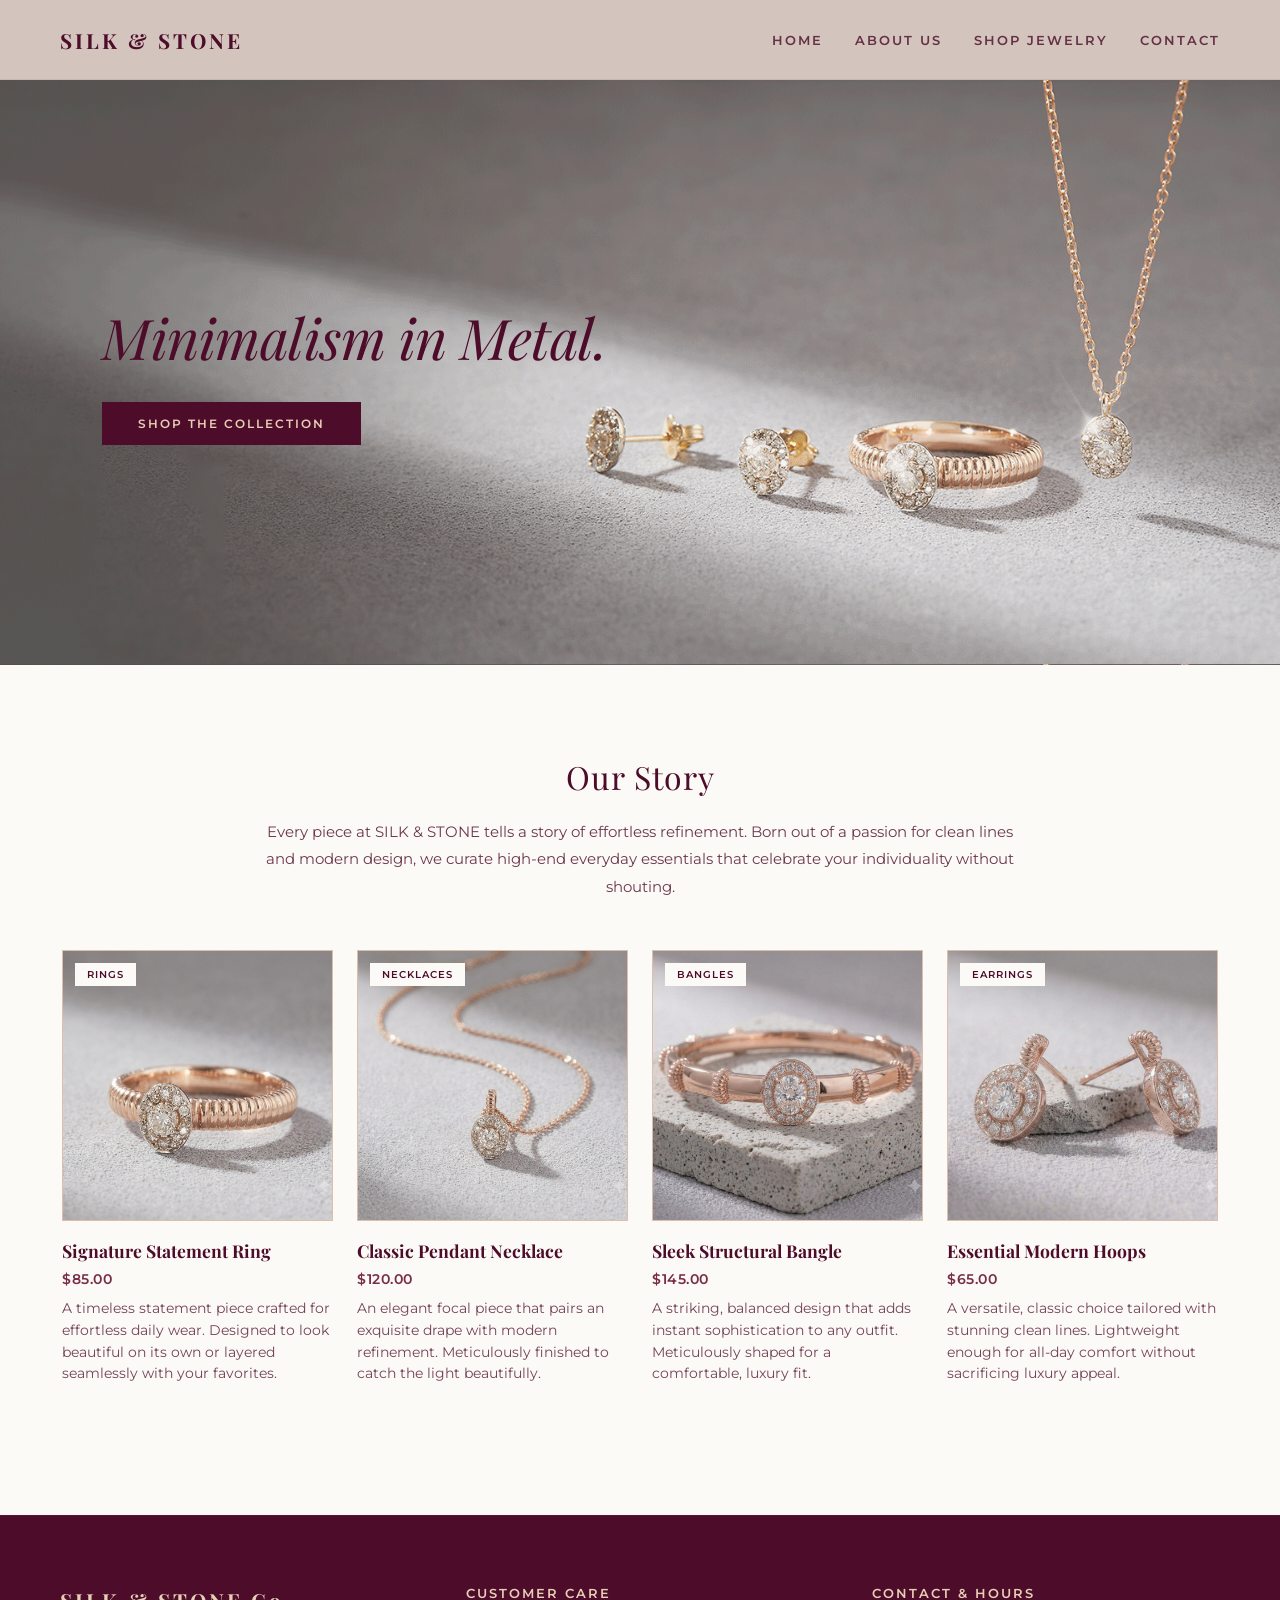
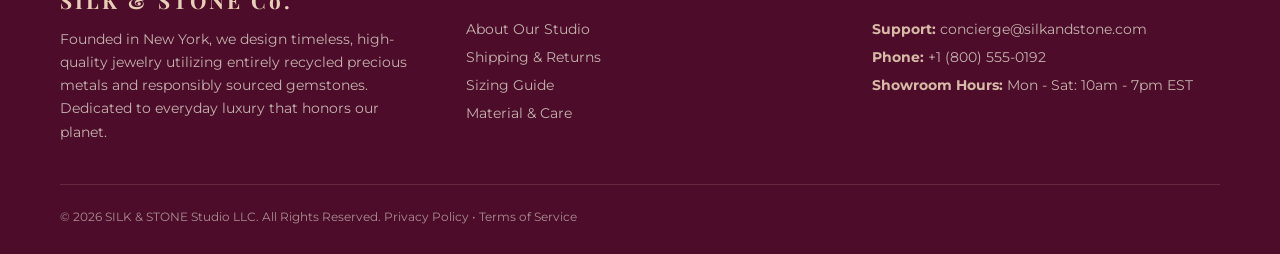
<file: project-1-jewellery-landing-page/index.html>
<!DOCTYPE html>
<html lang="en">
<head>
    <meta charset="UTF-8">
    <meta name="viewport" content="width=device-width, initial-scale=1.0">
    <title>SILK & STONE // Minimalist Fine Jewelry</title>
    <link rel="stylesheet" href="style.css">
</head>
<body>

    <header class="header-nav-01">
        <div class="header-container">
            <div class="logo">
                <span>SILK & STONE</span>
            </div>
            <nav class="nav-links">
                <a href="#home">Home</a>
                <a href="#about">About Us</a>
                <a href="#shop">Shop Jewelry</a>
                <a href="#contact">Contact</a>
            </nav>
        </div>
    </header>

    <section class="hero-container" id="home">
        <div class="hero-content">
            <h1 class="main-headline">Minimalism in Metal.</h1>
            <a href="#shop" class="call-to-action">SHOP THE COLLECTION</a>
            
        </div>
    </section>

    <section class="about-section" id="about">
        <div class="about-container">
            <h2>Our Story</h2>
            <p>Every piece at SILK & STONE tells a story of effortless refinement. Born out of a passion for clean lines and modern design, we curate high-end everyday essentials that celebrate your individuality without shouting.</p>
        </div>
    </section>

    <main class="hent-cooles" id="shop">
        <div class="grid-container">
            
            <div class="grid-module feature-small">
                <div class="image-box">
                    <img src="ring.png" alt="Signature Ring Collection">
                    <span class="panel-tag">Rings</span>
                </div>
                <div class="text-content">
                    <h3>Signature Statement Ring</h3>
                    <p class="product-price">$85.00</p>
                    <p class="product-desc">A timeless statement piece crafted for effortless daily wear. Designed to look beautiful on its own or layered seamlessly with your favorites.</p>
                </div>
            </div>

            <div class="grid-module feature-small">
                <div class="image-box">
                    <img src="necklace.png" alt="Classic Necklace Collection">
                    <span class="panel-tag">Necklaces</span>
                </div>
                <div class="text-content">
                    <h3>Classic Pendant Necklace</h3>
                    <p class="product-price">$120.00</p>
                    <p class="product-desc">An elegant focal piece that pairs an exquisite drape with modern refinement. Meticulously finished to catch the light beautifully.</p>
                </div>
            </div>

            <div class="grid-module feature-small">
                <div class="image-box">
                    <img src="bangle.png" alt="Luxury Bangle Collection">
                    <span class="panel-tag">Bangles</span>
                </div>
                <div class="text-content">
                    <h3>Sleek Structural Bangle</h3>
                    <p class="product-price">$145.00</p>
                    <p class="product-desc">A striking, balanced design that adds instant sophistication to any outfit. Meticulously shaped for a comfortable, luxury fit.</p>
                </div>
            </div>

            <div class="grid-module feature-small">
                <div class="image-box">
                    <img src="earring.png" alt="Premium Earring Collection">
                    <span class="panel-tag">Earrings</span>
                </div>
                <div class="text-content">
                    <h3>Essential Modern Hoops</h3>
                    <p class="product-price">$65.00</p>
                    <p class="product-desc">A versatile, classic choice tailored with stunning clean lines. Lightweight enough for all-day comfort without sacrificing luxury appeal.</p>
                </div>
            </div>

        </div>
    </main>

    <footer class="drafting-blue" id="contact">
        <div class="footer-container">
            
            <div class="footer-grid-layout">
                <div class="footer-col">
                    <span class="footer-logo">SILK & STONE Co.</span>
                    <p class="footer-about">Founded in New York, we design timeless, high-quality jewelry utilizing entirely recycled precious metals and responsibly sourced gemstones. Dedicated to everyday luxury that honors our planet.</p>
                </div>

                <div class="footer-col">
                    <h4>Customer Care</h4>
                    <a href="#about">About Our Studio</a>
                    <a href="#">Shipping & Returns</a>
                    <a href="#">Sizing Guide</a>
                    <a href="#">Material & Care</a>
                </div>

                <div class="footer-col">
                    <h4>Contact & Hours</h4>
                    <p class="contact-item"><strong>Support:</strong> concierge@silkandstone.com</p>
                    <p class="contact-item"><strong>Phone:</strong> +1 (800) 555-0192</p>
                    <p class="contact-item"><strong>Showroom Hours:</strong> Mon - Sat: 10am - 7pm EST</p>
                </div>
            </div>

            <div class="footer-line"></div>
            <div class="footer-bottom-flex">
                <p class="copyright">© 2026 SILK & STONE Studio LLC. All Rights Reserved. Privacy Policy • Terms of Service</p>
            </div>
        </div>
    </footer>

</body>
</html>
</file>
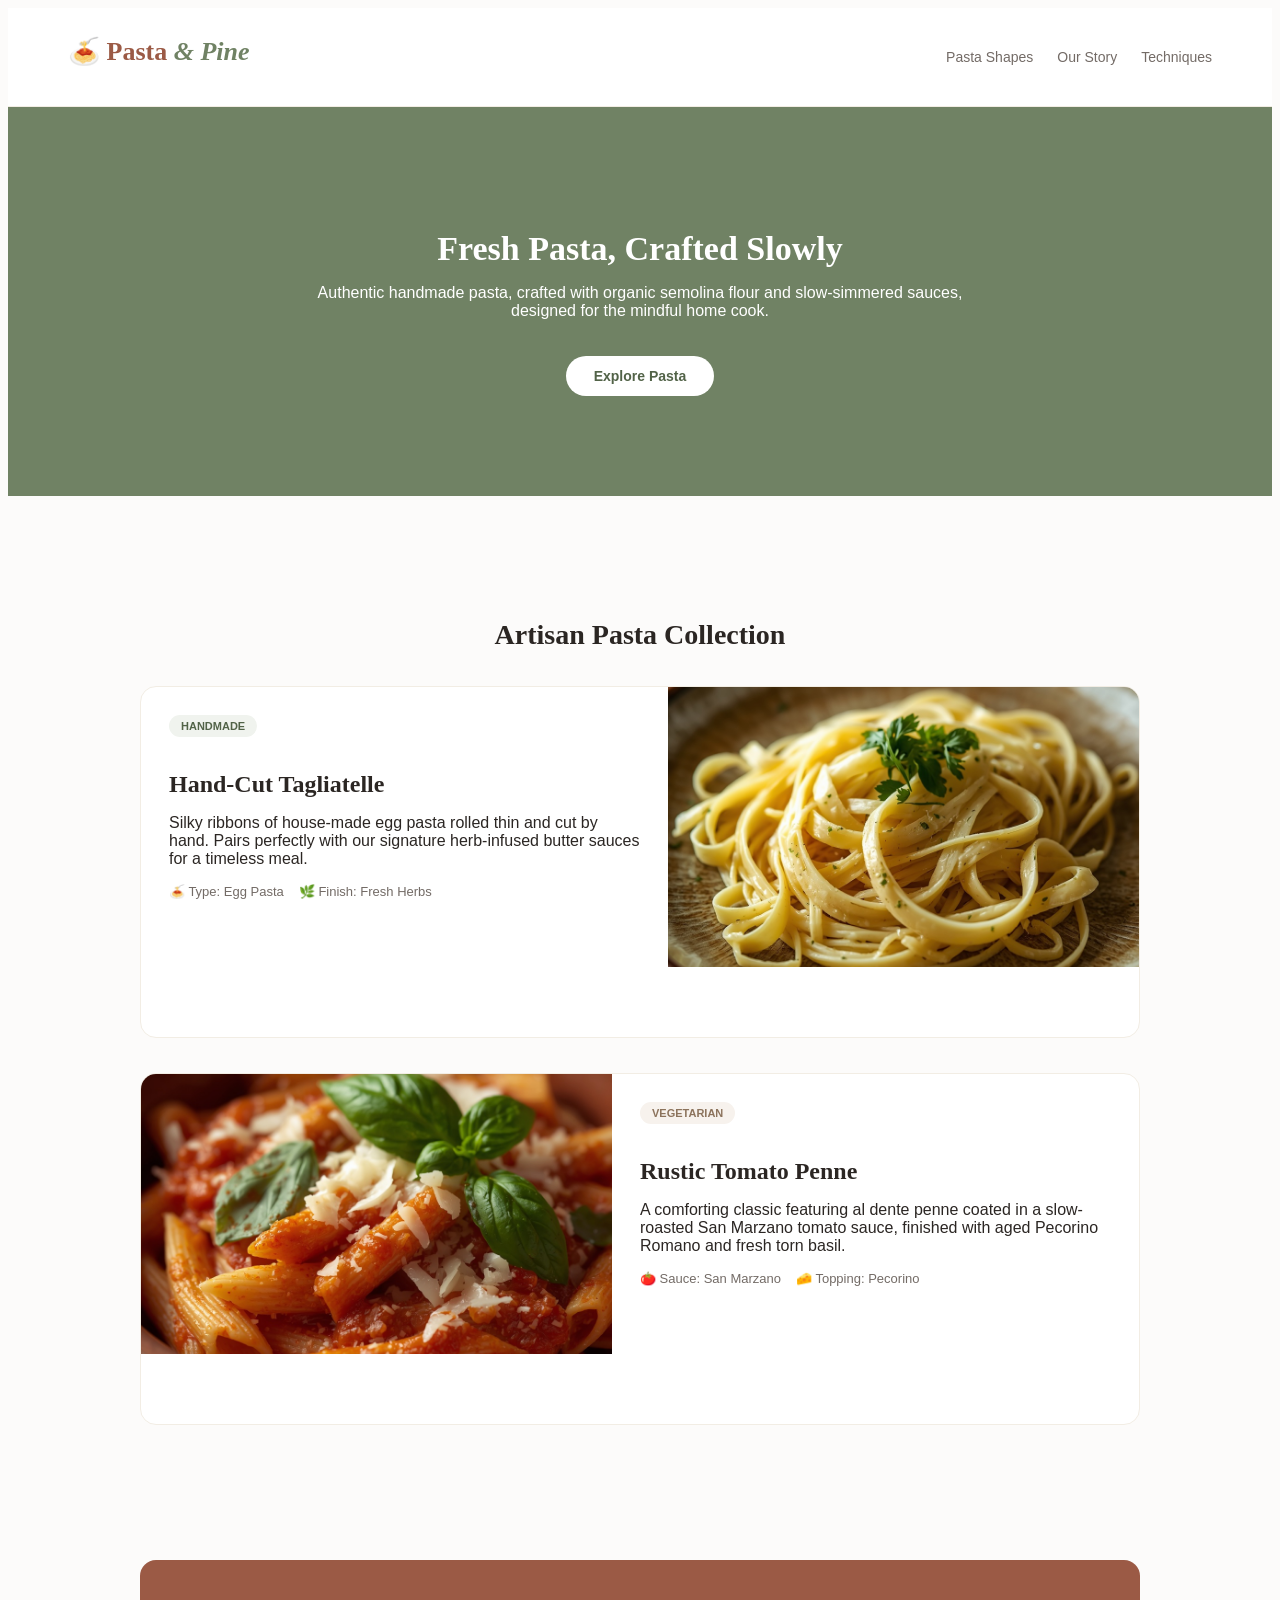
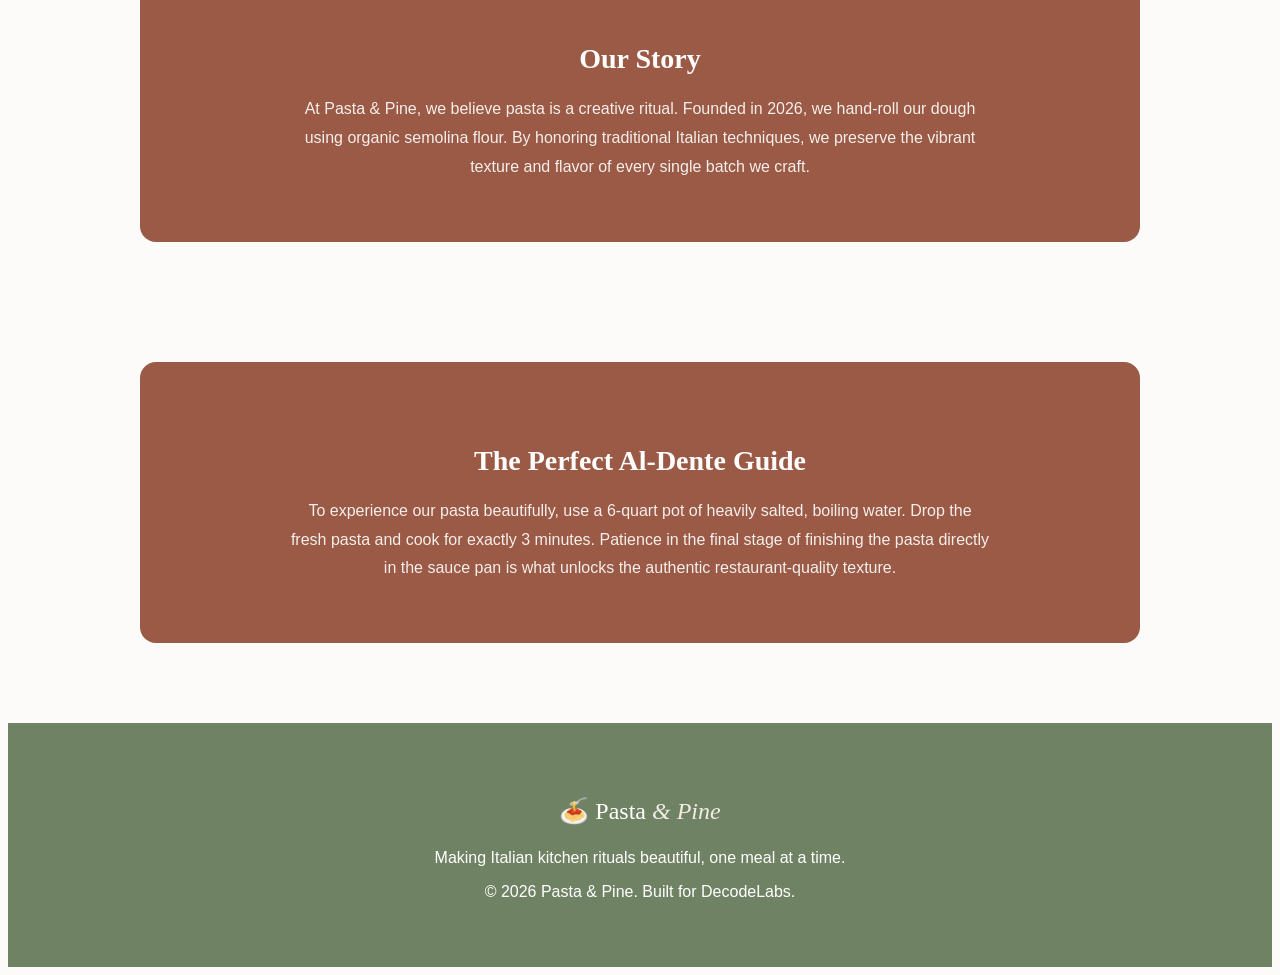
<file: Task-2-Wania Parvaiz/index.html>
<!DOCTYPE html>
<html lang="en">
<head>
    <meta charset="UTF-8">
    <meta name="viewport" content="width=device-width, initial-scale=1.0">
    <title>Pasta & Pine | Artisan Pasta Laboratory</title>
    <link rel="stylesheet" href="style.css">
</head>
<body>

    <nav class="navbar">
        <div class="logo">🍝 Pasta <span>& Pine</span></div>
        <ul class="nav-links">
            <li><a href="#shop-section">Pasta Shapes</a></li>
            <li><a href="#story-section">Our Story</a></li>
            <li><a href="#guides-section">Techniques</a></li>
        </ul>
    </nav>

    <header class="hero-header">
        <div class="hero-text-content">
            <h1>Fresh Pasta, Crafted Slowly</h1>
            <p>Authentic handmade pasta, crafted with organic semolina flour and slow-simmered sauces, designed for the mindful home cook.</p>
            <a href="#shop-section" class="hero-btn">Explore Pasta</a>
        </div>
    </header>

    <main class="container">
        
        <section id="shop-section" class="page-section">
            <h2 class="section-title">Artisan Pasta Collection</h2>
            
            <div class="recipe-card">
                <div class="recipe-image">
                    <img src="Hand-Cut Tagliatelle.jpg" alt="Hand-cut Tagliatelle">
                </div>
                <div class="recipe-details">
                    <span class="tag tag-green">Handmade</span>
                    <h2>Hand-Cut Tagliatelle</h2>
                    <p>Silky ribbons of house-made egg pasta rolled thin and cut by hand. Pairs perfectly with our signature herb-infused butter sauces for a timeless meal.</p>
                    <div class="features">
                        <span>🍝 Type: Egg Pasta</span>
                        <span>🌿 Finish: Fresh Herbs</span>
                    </div>
                </div>
            </div>

            <div class="recipe-card">
                <div class="recipe-image">
                    <img src="Rustic Tomato Penne.jpg" alt="Rustic Tomato Penne">
                </div>
                <div class="recipe-details">
                    <span class="tag tag-brown">Vegetarian</span>
                    <h2>Rustic Tomato Penne</h2>
                    <p>A comforting classic featuring al dente penne coated in a slow-roasted San Marzano tomato sauce, finished with aged Pecorino Romano and fresh torn basil.</p>
                    <div class="features">
                        <span>🍅 Sauce: San Marzano</span>
                        <span>🧀 Topping: Pecorino</span>
                    </div>
                </div>
            </div>
        </section>

        <section id="story-section" class="page-section">
            <div class="section-box">
                <h2 class="section-title">Our Story</h2>
                <p>At Pasta & Pine, we believe pasta is a creative ritual. Founded in 2026, we hand-roll our dough using organic semolina flour. By honoring traditional Italian techniques, we preserve the vibrant texture and flavor of every single batch we craft.</p>
            </div>
        </section>

        <section id="guides-section" class="page-section">
            <div class="section-box">
                <h2 class="section-title">The Perfect Al-Dente Guide</h2>
                <p>To experience our pasta beautifully, use a 6-quart pot of heavily salted, boiling water. Drop the fresh pasta and cook for exactly 3 minutes. Patience in the final stage of finishing the pasta directly in the sauce pan is what unlocks the authentic restaurant-quality texture.</p>
            </div>
        </section>

    </main>

    <footer class="main-footer">
        <p class="footer-logo">🍝 Pasta <span>& Pine</span></p>
        <p>Making Italian kitchen rituals beautiful, one meal at a time.</p>
        <p class="copyright">&copy; 2026 Pasta & Pine. Built for DecodeLabs.</p>
    </footer>

</body>
</html>
</file>
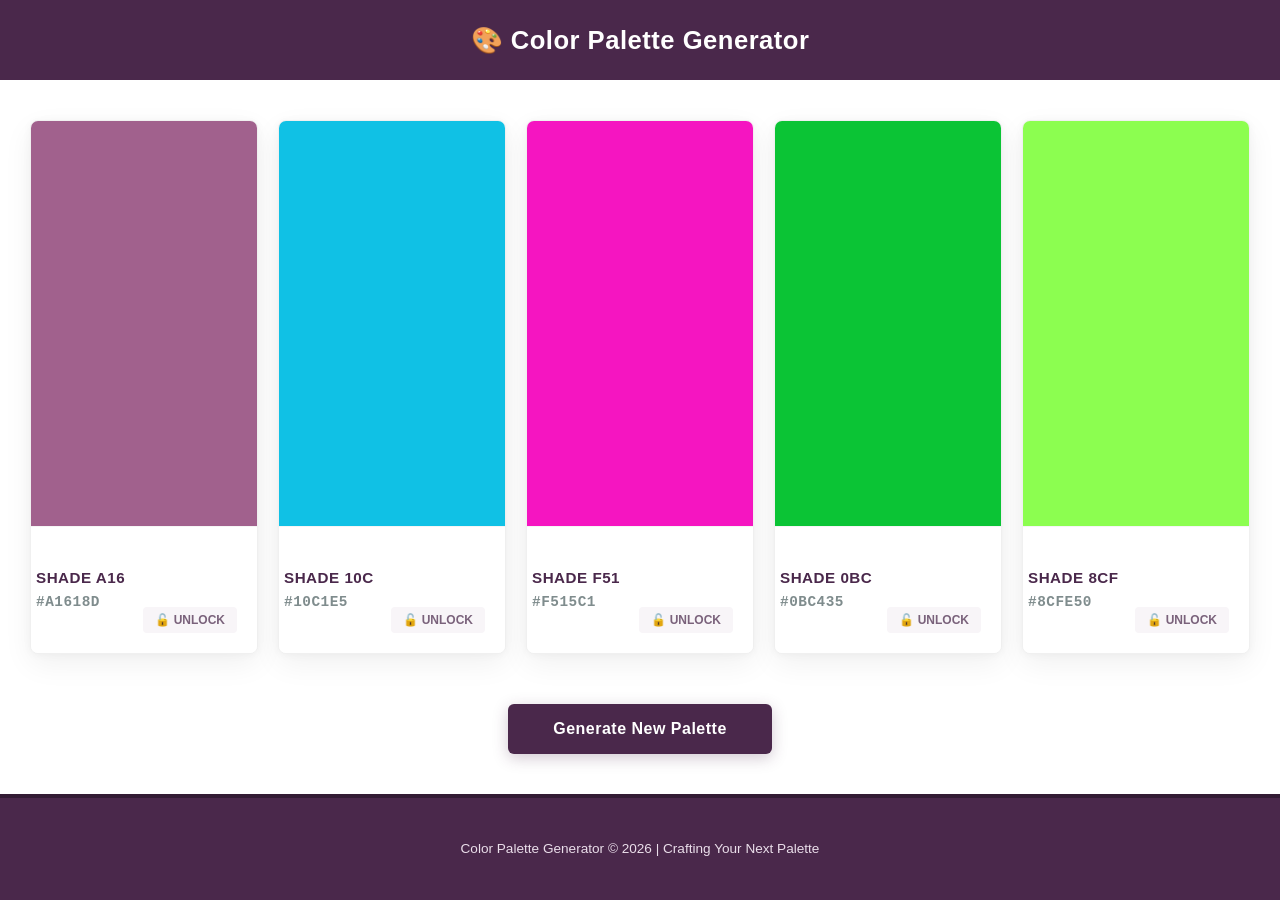
<file: Task-3-Wania Parvaiz/index.html>
<!DOCTYPE html>
<html lang="en">
<head>
    <meta charset="UTF-8">
    <meta name="viewport" content="width=device-width, initial-scale=1.0">
    <title>Palette Generator</title>
    <link rel="stylesheet" href="style.css">
</head>
<body>

    <header>
        <h1>🎨 Color Palette Generator</h1>
    </header>

    <main id="palette-container">
        <div class="color-card" id="block1">
            <div class="color-preview"></div>
            <div class="pantone-info">
                <h3 class="color-name">Shade ---</h3>
                <div class="hex-box">
                    <span class="hex-text" data-hex="#FFFFFF">#FFFFFF</span>
                </div>
                <button class="lock-btn">🔓 UNLOCK</button>
            </div>
        </div>
        <div class="color-card" id="block2">
            <div class="color-preview"></div>
            <div class="pantone-info">
                <h3 class="color-name">Shade ---</h3>
                <div class="hex-box">
                    <span class="hex-text" data-hex="#FFFFFF">#FFFFFF</span>
                </div>
                <button class="lock-btn">🔓 UNLOCK</button>
            </div>
        </div>
        <div class="color-card" id="block3">
            <div class="color-preview"></div>
            <div class="pantone-info">
                <h3 class="color-name">Shade ---</h3>
                <div class="hex-box">
                    <span class="hex-text" data-hex="#FFFFFF">#FFFFFF</span>
                </div>
                <button class="lock-btn">🔓 UNLOCK</button>
            </div>
        </div>
        <div class="color-card" id="block4">
            <div class="color-preview"></div>
            <div class="pantone-info">
                <h3 class="color-name">Shade ---</h3>
                <div class="hex-box">
                    <span class="hex-text" data-hex="#FFFFFF">#FFFFFF</span>
                </div>
                <button class="lock-btn">🔓 UNLOCK</button>
            </div>
        </div>
        <div class="color-card" id="block5">
            <div class="color-preview"></div>
            <div class="pantone-info">
                <h3 class="color-name">Shade ---</h3>
                <div class="hex-box">
                    <span class="hex-text" data-hex="#FFFFFF">#FFFFFF</span>
                </div>
                <button class="lock-btn">🔓 UNLOCK</button>
            </div>
        </div>
    </main>

    <section id="control-section">
        <button id="generate-btn" class="generate-btn">Generate New Palette</button>
    </section>

    <footer id="footer-section">
        <p class="footer-text">Color Palette Generator &copy; 2026 | Crafting Your Next Palette</p>
    </footer>

    <script src="script.js"></script>
</body>
</html>
</file>
<file: project-1-jewellery-landing-page/style.css>
/* ==========================================================================
   PREMIUM EDITORIAL TYPOGRAPHY & RESET STYLES
   ========================================================================== */
@import url('https://fonts.googleapis.com/css2?family=Montserrat:wght@400;600;700&family=Playfair+Display:ital,wght@0,400;0,700;1,400&display=swap');

* {
    margin: 0;
    padding: 0;
    box-sizing: border-box;
    scroll-behavior: smooth; 
}

body {
    background-color: #fcfaf7; /* Ultra-luxurious off-white background */
    color: #4d0d2a;            /* Sangria for general text */
    font-family: 'Montserrat', Helvetica, sans-serif;
}

/* ==========================================================================
   1. FIXED HEADER NAVIGATION (Champagne & Rosewood Accents)
   ========================================================================== */
.header-nav-01 {
    height: 80px; 
    width: 100%;
    background-color: #d3c4bd; /* Sophisticated muted taupe/champagne */
    border-bottom: 1px solid rgba(77, 13, 42, 0.08); 
    position: fixed; 
    top: 0;
    left: 0;
    z-index: 100;
}

.header-container {
    max-width: 1200px;
    height: 100%;
    margin: 0 auto;
    display: flex;
    justify-content: space-between; 
    align-items: center;
    padding: 0 20px;
}

.logo {
    font-family: 'Playfair Display', Georgia, serif;
    font-weight: 700;
    font-size: 1.3rem;
    letter-spacing: 3px;
    color: #4d0d2a; /* Deep Sangria */
}

.nav-links a {
    text-decoration: none;
    color: #531731; /* Rosewood */
    font-size: 0.8rem;
    font-weight: 600;
    margin-left: 28px;
    text-transform: uppercase;
    letter-spacing: 2px;
    transition: all 0.3s ease;
    opacity: 0.85;
}

.nav-links a:hover {
    opacity: 1;
    color: #782e46; /* Lighter Rose shade on hover */
}

/* ==========================================================================
   2. HERO BANNER SECTION (Left-Aligned, Blending into Shadow)
   ========================================================================== */
.hero-container {
    height: 65vh; 
    margin-top: 80px; 
    
    /* Slight tint overlay that preserves the bright right side but grounds the left side text */
    background-image: linear-gradient(rgba(211, 196, 189, 0.15), rgba(211, 196, 189, 0.15)), url('download.gif');
    background-size: cover;
    background-position: center;
    
    display: flex;
    justify-content: flex-start; 
    align-items: center;
    padding-left: 8%;           
    border-bottom: 1px solid rgba(0, 0, 0, 0.03);
}

.hero-content {
    text-align: left;           
    max-width: 550px;           
}

.main-headline {
    font-family: 'Playfair Display', Georgia, serif;
    font-size: 3.5rem;
    font-weight: 400; /* Editorial light weight style */
    font-style: italic; /* Beautiful romantic italics */
    color: #4d0d2a;   /* Sangria - Blends naturally with the left side shadows */
    margin-bottom: 28px;
    letter-spacing: -0.5px;
}

.call-to-action {
    display: inline-block;
    padding: 14px 36px;
    background-color: #4d0d2a;  /* Rich Sangria button block */
    color: #e7ceb5;             /* Warm Beige font color */
    text-decoration: none;
    font-weight: 600;
    font-size: 0.75rem;
    letter-spacing: 2px;
    border-radius: 0px;         /* Sharp square edges look cleaner for minimalism */
    transition: all 0.3s ease;
}

.call-to-action:hover {
    background-color: #531731;  /* Shifts to Rosewood on hover */
    transform: translateY(-2px);
}

/* ==========================================================================
   3. ABOUT US TEXT BLOCK
   ========================================================================== */
.about-section {
    background-color: #fcfaf7;
    padding: 90px 20px 50px 20px;
    text-align: center;
}

.about-container {
    max-width: 750px;
    margin: 0 auto;
}

.about-container h2 {
    font-family: 'Playfair Display', Georgia, serif;
    font-size: 2rem;
    font-weight: 400;
    margin-bottom: 20px;
    color: #4d0d2a;
    letter-spacing: 1px;
}

.about-container p {
    font-size: 0.95rem;
    color: #531731;
    opacity: 0.85;
    line-height: 1.8;
}

/* ==========================================================================
   4. PRODUCT GRID CONTAINER
   ========================================================================== */
.hent-cooles {
    padding: 0 0 90px 0; 
    background-color: #fcfaf7; 
}

.grid-container {
    max-width: 1200px; 
    margin: 0 auto;
    padding: 0 10px;
    display: flex;
    flex-wrap: wrap; 
}

.grid-module {
    display: flex;
    flex-direction: column;
    padding: 0 12px; 
    margin-bottom: 40px; 
}

.feature-small {
    width: 25%; 
}

.image-box {
    width: 100%;
    aspect-ratio: 1 / 1; 
    background-color: #e7ceb5; /* Beige placeholders matching the warm vibe */
    overflow: hidden;
    position: relative;
    margin-bottom: 18px;
    border: 1px solid rgba(83, 23, 49, 0.08);
}

.image-box img {
    width: 100%;
    height: 100%;
    object-fit: cover;
    transition: transform 0.5s ease;
}

.grid-module:hover img {
    transform: scale(1.04); /* Soft luxury zoom dynamic */
}

.panel-tag {
    position: absolute;
    top: 12px;
    left: 12px;
    background-color: #fcfaf7;
    color: #4d0d2a; 
    padding: 5px 12px;
    font-size: 0.65rem;
    font-weight: 600;
    text-transform: uppercase;
    letter-spacing: 1px;
}

.text-content h3 {
    font-family: 'Playfair Display', Georgia, serif;
    font-size: 1.1rem;
    font-weight: 700;
    margin-bottom: 8px;
    color: #4d0d2a;
}

.product-price {
    font-size: 0.9rem;
    color: #782e46; /* Soft elegant rose highlight for price tags */
    font-weight: 600;
    margin-bottom: 10px;
    letter-spacing: 0.5px;
}

.product-desc {
    font-size: 0.85rem;
    color: #531731; 
    opacity: 0.8;
    line-height: 1.6;
}

/* ==========================================================================
   5. HIGH-CONTRAST MODERN FOOTER (Deep Luxury Statement)
   ========================================================================== */
.drafting-blue {
    height: auto; 
    background-color: #4d0d2a; /* Solid deep Sangria background */
    border-top: 1px solid #531731;
    color: #e7ceb5; /* Warm Beige font readability */
    display: flex;
    align-items: center;
    padding: 70px 0 30px 0;
}

.footer-container {
    max-width: 1200px;
    width: 100%;
    margin: 0 auto;
    padding: 0 20px;
}

.footer-grid-layout {
    display: flex;
    justify-content: space-between;
}

.footer-col {
    width: 30%;
}

.footer-logo {
    font-family: 'Playfair Display', Georgia, serif;
    font-weight: 700;
    font-size: 1.3rem;
    letter-spacing: 3px;
    color: #e7ceb5;
}

.footer-about {
    font-size: 0.85rem;
    color: #d3c4bd;
    line-height: 1.7;
    margin-top: 14px;
    opacity: 0.9;
}

.footer-col h4 {
    font-size: 0.8rem;
    font-weight: 600;
    margin-bottom: 20px;
    color: #e7ceb5; 
    text-transform: uppercase;
    letter-spacing: 2px;
}

.footer-col a {
    display: block;
    color: #d3c4bd; 
    text-decoration: none;
    font-size: 0.85rem;
    margin-bottom: 12px;
    transition: color 0.2s ease;
    opacity: 0.9;
}

.footer-col a:hover {
    color: #ffffff;
}

.contact-item {
    font-size: 0.85rem;
    color: #d3c4bd;
    margin-bottom: 12px;
    opacity: 0.9;
}

.contact-item strong {
    color: #e7ceb5;
}

.footer-line {
    width: 100%;
    height: 1px;
    background-color: rgba(231, 206, 181, 0.15);
    margin-top: 40px;
    margin-bottom: 24px;
}

.footer-bottom-flex {
    display: flex;
    justify-content: space-between;
    align-items: center;
}

.blueprint-tracking-tag {
    font-size: 0.7rem;
    letter-spacing: 2px;
    color: #782e46;
    font-weight: 700;
}

.copyright {
    font-size: 0.75rem;
    color: #d3c4bd;
    opacity: 0.7;
}

/* ==========================================================================
   RESPONSIVE LAYOUT SCALING 
   ========================================================================== */
@media (max-width: 768px) {
    .footer-grid-layout {
        flex-direction: column; 
        gap: 35px;
    }
    .footer-col {
        width: 100%;
    }
    .feature-small {
        width: 50%; 
    }
    .footer-bottom-flex {
        flex-direction: column;
        gap: 15px;
        text-align:center;
    }
}

@media (max-width: 500px) {
    .main-headline {
        font-size: 2.3rem;
    }
    .feature-small {
        width: 100%; 
    }
    .nav-links {
        display: none; 
    }
}
</file>
<file: Task-2-Wania Parvaiz/style.css>
body {
    background-color: #fcfbfa;
    color: #2b2623;
    font-family: -apple-system, BlinkMacSystemFont, "Segoe UI", Roboto, Helvetica, Arial, sans-serif;
    -webkit-font-smoothing: antialiased;
}

/* --- Navigation --- */
.navbar {
    background-color: #ffffff;
    display: flex;
    flex-direction: column;
    align-items: center;
    padding: 20px 15px;
    border-bottom: 1px solid #f2ede4;
    position: sticky; top: 0; z-index: 100;
}

.logo { 
    font-family: Georgia, serif;
     font-size: 26px; 
     font-weight: 600;
      color: #9B5A45; 
      margin-bottom: 12px; 
}

.logo span {
     color: #708264; 
     font-style: italic;
 }

.nav-links { 
    list-style: none;
     display: flex; 
     gap: 24px; 
}

.nav-links a {
     text-decoration: none; 
     color: #736b66; 
     font-size: 14px; 
     font-weight: 500; 
}

.nav-links a:hover {
     color:  #9B5A45; 
}

/* --- Hero Section --- */
.hero-header {
    background-color: #708264; /* Sage Green */
    text-align: center; 
    padding: 100px 20px;
}

.hero-text-content { 
    max-width: 650px; 
    margin: 0 auto; 
    color: #ffffff;
}

.hero-header h1 { 
    font-family: Georgia, serif;
     font-size: 34px; 
     margin-bottom: 14px; 
}

.hero-btn { 
    display: inline-block; 
    background-color: #ffffff; 
    color: #526348;
    text-decoration: none; 
    padding: 12px 28px; 
    border-radius: 30px; 
    font-size: 14px; 
    font-weight: 600;
    margin-top: 20px;
}

/* --- Container --- */
.container { 
    max-width: 1000px; 
    margin: 0 auto; 
    padding: 20px 20px 60px 20px; 
}

.page-section { 
    padding-top: 80px;
 }

 .section-title { 
    font-family: Georgia, serif;
    font-size: 28px;
    text-align: center; 
    margin-bottom: 35px; 
}

/* PASTE THE NEW CODE HERE */
.section-box {
    background-color: #9B5A45 ; 
    color: #ffffff;            
    border-radius: 16px;
    padding: 60px 40px;
    margin: 20px 0;
    text-align: center;
}

.section-box .section-title {
    color: #ffffff;            
    margin-bottom: 20px;
}

.section-box p {
    font-size: 16px;
    line-height: 1.8;
    max-width: 700px;
    margin: 0 auto;
    opacity: 0.9;
}

 .section-title { font-family: Georgia, serif;
     font-size: 28px;
      text-align: center; 
      margin-bottom: 35px; 
}

/* --- Recipe Cards --- */
.recipe-card { 
    background-color: #ffffff; 
    border-radius: 16px; 
    overflow: hidden; 
    margin-bottom: 35px; 
    border: 1px solid #f2ede4; 
    display: flex; 
    flex-direction: column; 
}

.recipe-image img { 
    width: 100%; 
    height: 280px; object-fit: cover;
     display: block; 
}

.recipe-details { 
    padding: 28px;
 }

.tag { 
    display: inline-block; 
    padding: 5px 12px; 
    border-radius: 30px; 
    font-size: 11px; 
    font-weight: 600; 
    text-transform: uppercase; 
    margin-bottom: 14px; 
}

.tag-green { background-color: #f0f3ee;
     color: #526348;
 }

.tag-brown {
     background-color: #f7f2ed; 
    color: #8c735c;
 }

.recipe-details h2 {
     font-family: Georgia, serif; 
     font-size: 24px; 
     margin-bottom: 12px; }

.features { display: flex;
     flex-wrap: wrap;
      gap: 15px; font-size: 13px; 
      color: #736b66; 
      margin-top: 15px; 
}

/* --- Footer --- */
.main-footer { 
    background-color: #708264; /* Sage Green */
    color: #ffffff; 
    text-align: center; 
    padding: 50px 20px; 
}

.footer-logo { 
    font-family: Georgia, serif; 
    font-size: 24px; color: #ffffff; 
}

.footer-logo span { 
    color: #f2ede4; 
    font-style: italic; 
}

/* --- Responsive Layout --- */
@media (min-width: 768px) {
    .navbar { 
        flex-direction: row; 
        justify-content: space-between; 
        padding: 24px 60px; 
    }
    
    .recipe-card { 
        flex-direction: row; 
        min-height: 350px; 
    }
    
    .recipe-card:nth-child(even) { 
        flex-direction: row-reverse;
     }
    .recipe-image, .recipe-details { 
        flex: 1; 
    }
}
</file>
<file: Task-3-Wania Parvaiz/style.css>
/* ==========================================================================
   1. GLOBAL STYLES & RESET 
   ========================================================================== */
body {
    font-family: 'Segoe UI', Tahoma, Geneva, Verdana, sans-serif;
    background-color: #ffffff; /* Mid Section: Clean, crisp white */
    color: #1a1a1a;
    display: flex;
    flex-direction: column;
    min-height: 100vh;
    margin: 0;
}

/* ==========================================================================
   2. HEADER (Modern Deep Purple Block)
   ========================================================================== */
header {
    background-color: #4a284b; /* Rich, deep royal plum purple */
    color: #ffffff;
    padding: 25px 20px;
    text-align: center;
    box-shadow: 0 3px 10px rgba(74, 40, 75, 0.15);
}

header h1 {
    margin: 0;
    font-size: 1.6rem;
    font-weight: 700;
    letter-spacing: 0.5px;
}

/* ==========================================================================
   3. MAIN PALETTE CONTAINER (White Canvas)
   ========================================================================== */
#palette-container {
    flex: 1;
    display: flex;
    width: 100%;
    background-color: #ffffff; /* Matches body exactly */
    padding: 40px 30px;
    gap: 20px; 
    box-sizing: border-box;
    height: 60vh;
}

.color-card {
    flex: 1;
    display: flex;
    flex-direction: column;
    background-color: #ffffff;
    border-radius: 8px;
    /* Soft shadow so white cards stand out beautifully on the white background */
    box-shadow: 0 10px 30px rgba(0, 0, 0, 0.06), 0 1px 8px rgba(0, 0, 0, 0.04); 
    border: 1px solid #f0f0f0; /* Subtle border to define the card edge on white */
    overflow: hidden;
    transition: transform 0.3s ease, box-shadow 0.3s ease;
}

.color-card:hover {
    transform: translateY(-6px);
    box-shadow: 0 18px 40px rgba(74, 40, 75, 0.12);
}

/* The uninterrupted color block */
.color-preview {
    flex: 3.5;
    width: 100%;
    transition: background-color 0.4s ease;
}

/* The crisp white Pantone label info below */
.pantone-info {
    flex: 1;
    display: flex;
    flex-direction: column;
    justify-content: center;
    align-items: flex-start;
    padding:  5px;
    background-color: #ffffff;
    position: relative;
    border-top: 1px solid #f5f5f5;
}

.color-name {
    font-size: 0.95rem;
    color: #4a284b; /* Using the theme purple for the swatch title text */
    margin: 0 0 6px 0;
    font-weight: 700;
    letter-spacing: 0.5px;
    text-transform: uppercase;
}

/* Hex text styling */
.hex-box {
    cursor: pointer;
    transition: opacity 0.2s ease;
}

.hex-box:hover {
    opacity: 0.6;
}

.hex-text {
    color: #7f8c8d;
    font-family: 'Courier New', Courier, monospace;
    font-weight: 600;
    font-size: 0.9rem;
    letter-spacing: 0.5px;
}

/* Minimalist Lock Toggle Button */
.lock-btn {
    position: absolute;
    bottom: 20px;
    right: 20px;
    background-color: #f8f5f8;
    border: none;
    padding: 6px 12px;
    border-radius: 4px;
    cursor: pointer;
    font-weight: 600;
    font-size: 0.75rem;
    color: #7a627b;
    transition: all 0.2s ease;
}

.lock-btn:hover {
    background-color: #eadeea;
    color: #4a284b;
}

/* Visual cue when a swatch card is active/locked */
.color-card.locked {
    box-shadow: 0 0 0 2px #4a284b, 0 15px 35px rgba(74, 40, 75, 0.15);
}

.locked .lock-btn {
    background-color: #4a284b;
    color: #ffffff;
}

/* ==========================================================================
   4. CONTROL SECTION (White Background)
   ========================================================================== */
#control-section {
    padding: 10px 30px 40px 30px;
    text-align: center;
    background-color: #ffffff; /* Keeps the middle workspace uniform */
}

/* Dynamic Action Button sharing the purple theme */
#generate-btn {
    background-color: #4a284b; /* Matches header and footer theme */
    color: #ffffff;
    border: none;
    padding: 16px 45px;
    font-size: 1rem;
    font-weight: 700;
    letter-spacing: 0.5px;
    border-radius: 6px;
    cursor: pointer;
    transition: all 0.2s ease;
    box-shadow: 0 4px 15px rgba(74, 40, 75, 0.25);
}

#generate-btn:hover {
    background-color: #643765; /* Lighter vivid purple shade on hover */
    transform: translateY(-1px);
    box-shadow: 0 6px 20px rgba(74, 40, 75, 0.35);
}

#generate-btn:active {
    transform: translateY(1px);
}

/* ==========================================================================
   5. FOOTER (Matching Purple Block)
   ========================================================================== */
#footer-section {
    background-color: #4a284b; /* Same matching purple shade */
    color: #eadeea; /* Light lavender tint for easy reading */
    font-size: 0.85rem;
    padding: 30px 20px;
    text-align: center;
    border-top: 4px solid #331b34; /* Darker purple accent line */
}

@media (max-width: 768px) {
    #palette-container {
        flex-direction: column; /* Stack cards vertically */
        height: auto; /* Allow container to grow with content */
    }

    .color-card {
        min-height: 150px; /* Makes boxes larger and more touch-friendly */
        margin-bottom: 20px; /* Adds space between stacked cards */
    }
}
</file>
